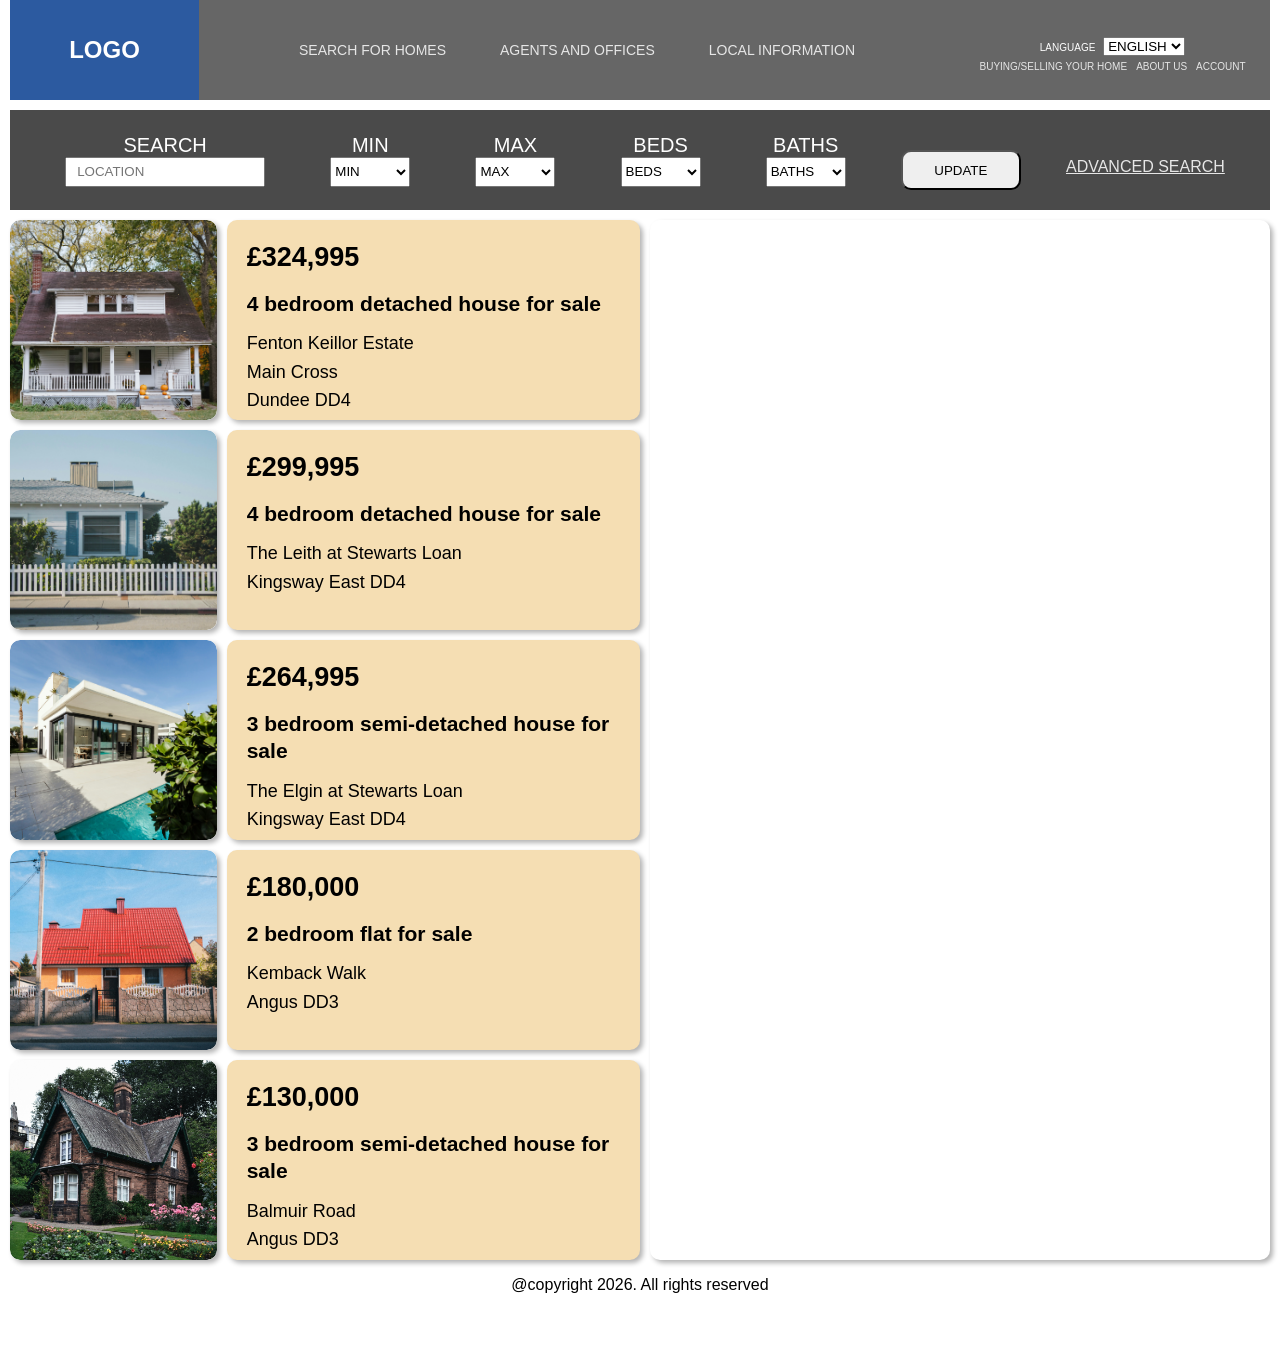
<file: estate-agent/estate-semantic.html>
<!DOCTYPE html>
<html lang="en">

<head>

    <meta charset="UTF-8">

    <meta name="viewport" content="width=device-width, initial-scale=1.0">

    <title>Estate Agent Semantic CSS</title>

     <link rel="stylesheet" href="estate-style.css">
   
</head>


<body>


    <!-- Header -->

    <header class="sectionA">

        <a href="index.html" class="logo"aria-label="Property Search home">LOGO</a>


        <!-- Main navigation -->

        <nav aria-label="Main navigation">

            <ul>
               <li> <a href="search.html">SEARCH FOR HOMES</a></li>
               <li><a href="agents.html">AGENTS AND OFFICES</a></li>
                <li><a href="info.html">LOCAL INFORMATION</a></li>
            </ul>

        </nav>


        <!-- Secondary navigation -->

        <nav
            class="sub-nav" aria-label="Secondary navigation">

            <div class="lang">
                <label for="lang">LANGUAGE</label>

                <select id="lang" name="lang">
                    <option value="en">ENGLISH</option>
                    <option value="pol">POLISH</option>
                    <option value="chi">CHINESE</option>
                    <option value="ger">GERMAN</option>
                </select>
            </div>


            <ul>
                <li> <a href="#">BUYING/SELLING YOUR HOME</a></li>
                <li><a href="#">ABOUT US</a></li>
                <li> <a href="#">ACCOUNT</a></li>
            </ul>
        </nav>

    </header>


    <!-- Main content -->

    <main class="container-grid">


        <!-- Property search -->

        <section class="sectionB" aria-labelledby="search-title">

            <h1 id="search-title" class="visually-hidden">Search for properties </h1>

            <form class="search-form" action="#" method="get">

                <div class="search">
                    <label for="location">SEARCH</label>

                    <input
                        class="search-input"
                        id="location"
                        name="location"
                        type="search"
                        placeholder="LOCATION">

                </div>


                <div class="min-price">

                    <label for="min">MIN</label>

                    <select id="min" name="min">
                        <option value="">MIN</option>
                        <option value="100000">£100K</option>
                        <option value="300000">£300K</option>
                        <option value="500000"> £500K</option>
                    </select>

                </div>


                <div class="max-price">

                    <label for="max">MAX</label>

                    <select id="max" name="max">
                        <option value="">MAX</option>
                        <option value="100000">£100K</option>
                        <option value="300000">£300K</option>
                        <option value="500000">£500K</option>
                    </select>

                </div>


                <div class="beds">

                    <label for="beds">BEDS</label>

                    <select id="beds"name="beds">
                        <option value="">BEDS</option>
                        <option value="1"> 1</option>
                        <option value="2"> 2</option>
                        <option value="3"> 3</option>
                        <option value="4"> 4</option>
                        <option value="5"> 5</option>
                        <option value="6"> 6+</option>
                    </select>

                </div>


                <div class="baths">

                    <label for="baths">BATHS</label>

                    <select id="baths" name="baths">
                        <option value="">BATHS</option>
                        <option value="1"> 1</option>                        
                        <option value="2"> 2</option>                      
                        <option value="3"> 3+</option>
                    </select>

                </div>


                <button type="submit" class="button">UPDATE</button>


                <p class="advanced-search">

                    <a href="advanced-search.html">ADVANCED SEARCH</a>

                </p>

            </form>

        </section>


        <!-- Property 1 Image -->

        <figure class="sectionC">

            <img
                class="img"
                src="images/house1.jpg"
                alt="Four bedroom detached house for sale">

        </figure>


        <!-- Property 1 Information -->

        <article class="sectionD">

            <div class="content">
                <h2>£324,995</h2>
                <h3>4 bedroom detached house for sale</h3>

                <address>
                    <p> Fenton Keillor Estate </p>
                    <p> Main Cross</p>
                    <p> Dundee DD4</p>
                </address>
            </div>

        </article>


        <!-- Property 2 Image -->

        <figure class="sectionE">

            <img
                class="img"
                src="images/house2.jpg"
                alt="Four bedroom detached house for sale">

        </figure>


        <!-- Property 2 Information -->

        <article class="sectionF">

            <div class="content">
                <h2>£299,995</h2>
                <h3> 4 bedroom detached house for sale </h3>

                <address>

                    <p>The Leith at Stewarts Loan</p>
                    <p>Kingsway East DD4</p>

                </address>
            </div>

        </article>


        <!-- Property 3 Image -->

        <figure class="sectionG">

            <img
                class="img"
                src="images/house3.jpg"
                alt="Three bedroom semi-detached house for sale">

        </figure>


        <!--Property 3 Information -->

        <article class="sectionH">

            <div class="content">
                <h2>£264,995</h2>
                <h3>3 bedroom semi-detached house for sale</h3>

                <address>

                    <p>The Elgin at Stewarts Loan</p>
                    <p> Kingsway East DD4</p>

                </address>
            </div>

        </article>


        <!-- Property 4 Image -->

        <figure class="sectionI">

            <img
                class="img"
                src="images/house4.jpg"
                alt="Two bedroom flat for sale">

        </figure>


        <!-- Property 4 Information -->

        <article class="sectionJ">

            <div class="content">
                <h2>£180,000</h2>
                <h3>2 bedroom flat for sale</h3>

                <address>

                    <p>Kemback Walk</p>
                    <p>Angus DD3</p>

                </address>
            </div>

        </article>


        <!-- Property 5 Image -->

        <figure class="sectionK">

            <img
                class="img"
                src="images/house5.jpg"
                alt="Three bedroom semi-detached house for sale">

        </figure>


        <!-- Property 5 Information -->

        <article class="sectionL">

            <div class="content">

                <h2>£130,000</h2>
                <h3>3 bedroom semi-detached house for sale</h3>

                <address>

                    <p> Balmuir Road</p>
                    <p> Angus DD3</p>

                </address>
            </div>

        </article>


        <!-- Property Map -->

        <aside
            class="sectionM"
            aria-label="Property locations map">

            <iframe
                src="https://www.google.com/maps/d/embed?mid=1OBruoIfq3BcMUo2OLLRaOCnNe1rVn7I&hl=en&ehbc=2E312F"
                title="Map showing property locations"
                loading="lazy">
            </iframe>

        </aside>


    </main>


    <!-- Footer -->

    <footer>
        <p>@copyright 2026. All rights reserved</p>
    </footer>


</body>

</html>
</file>
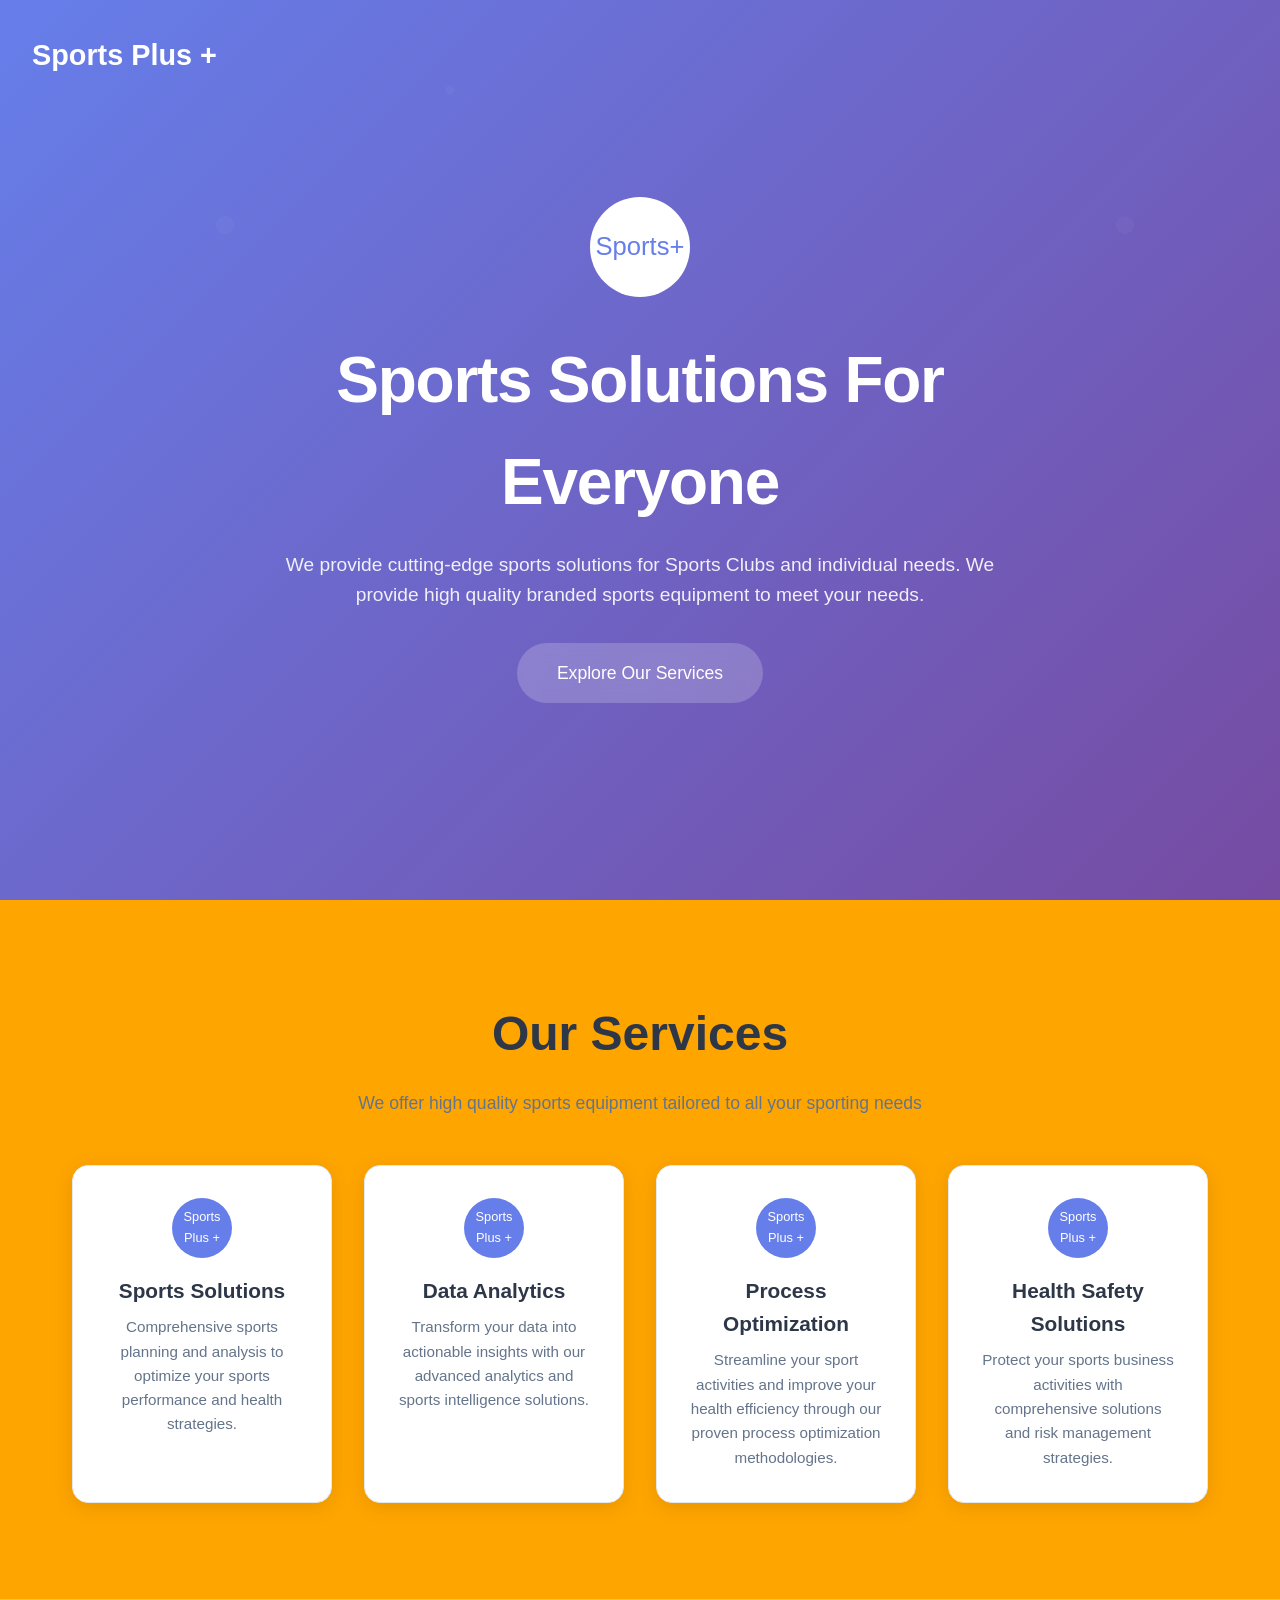
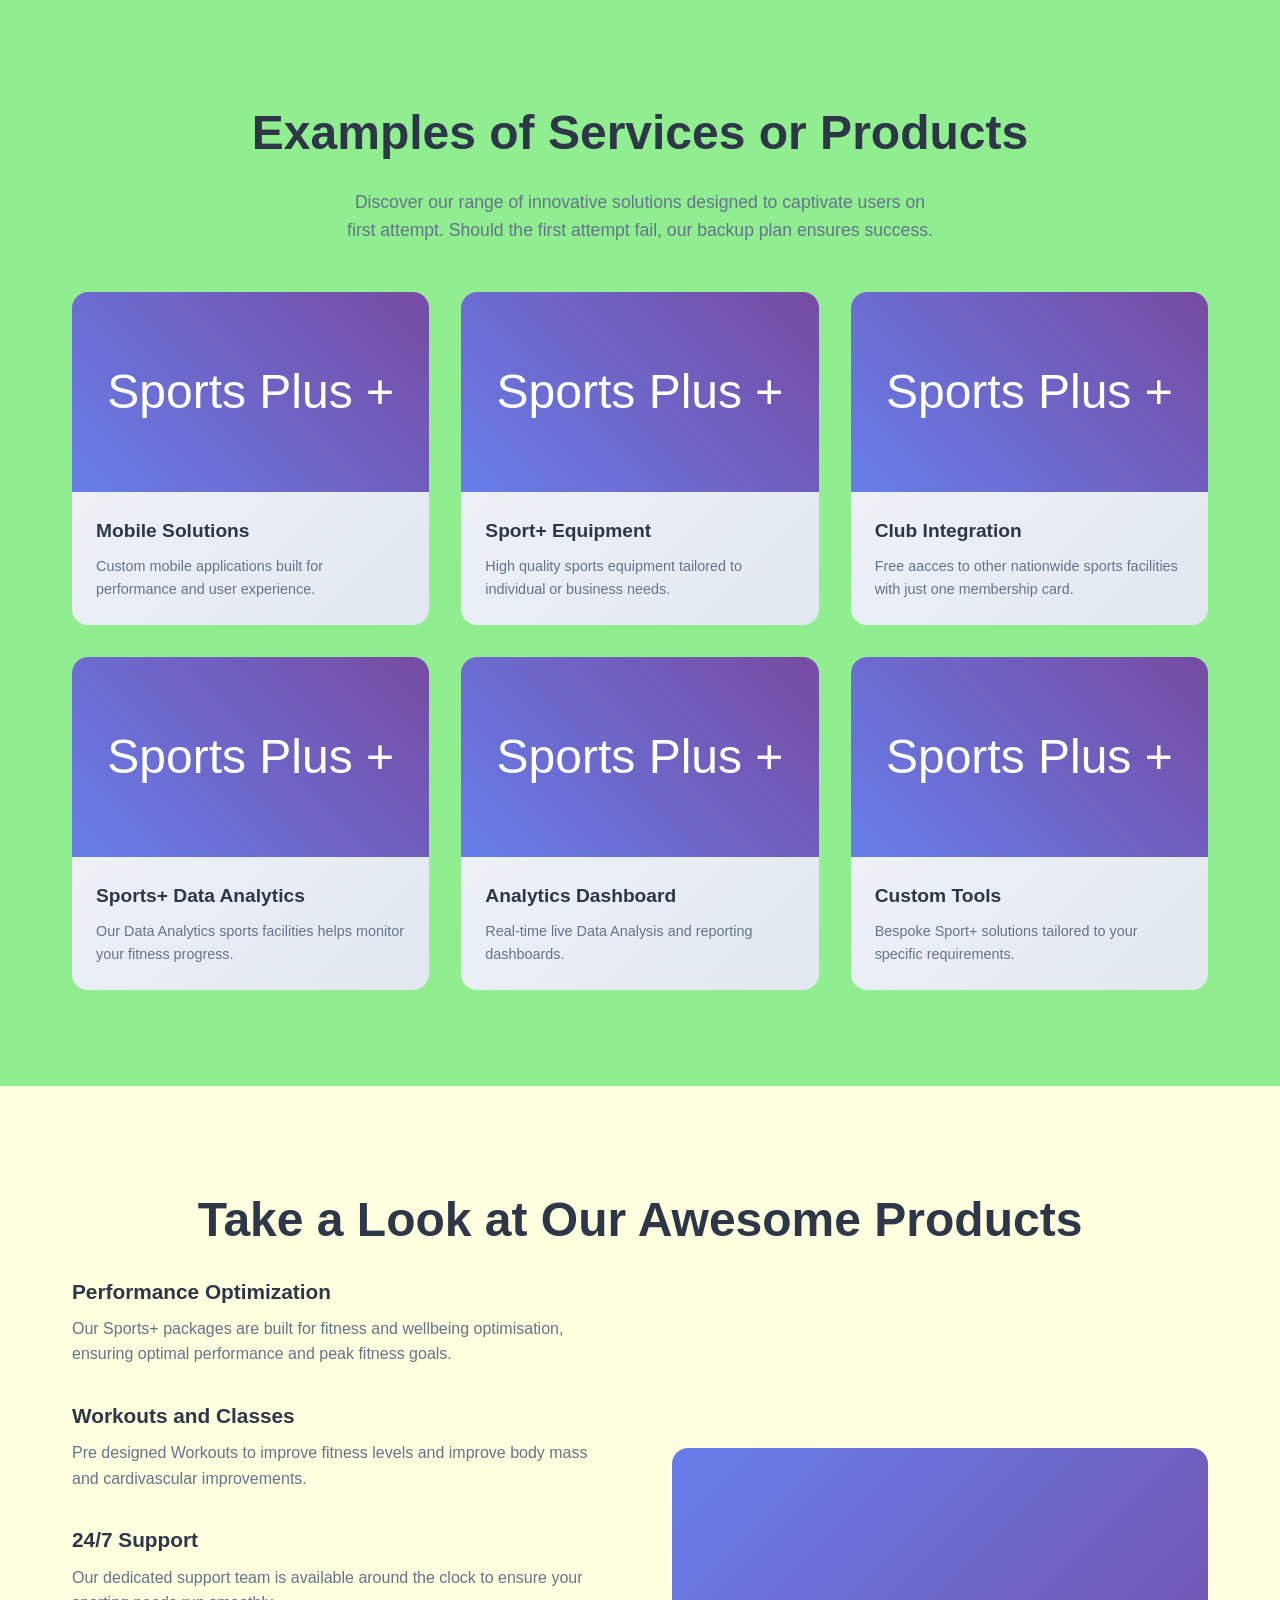
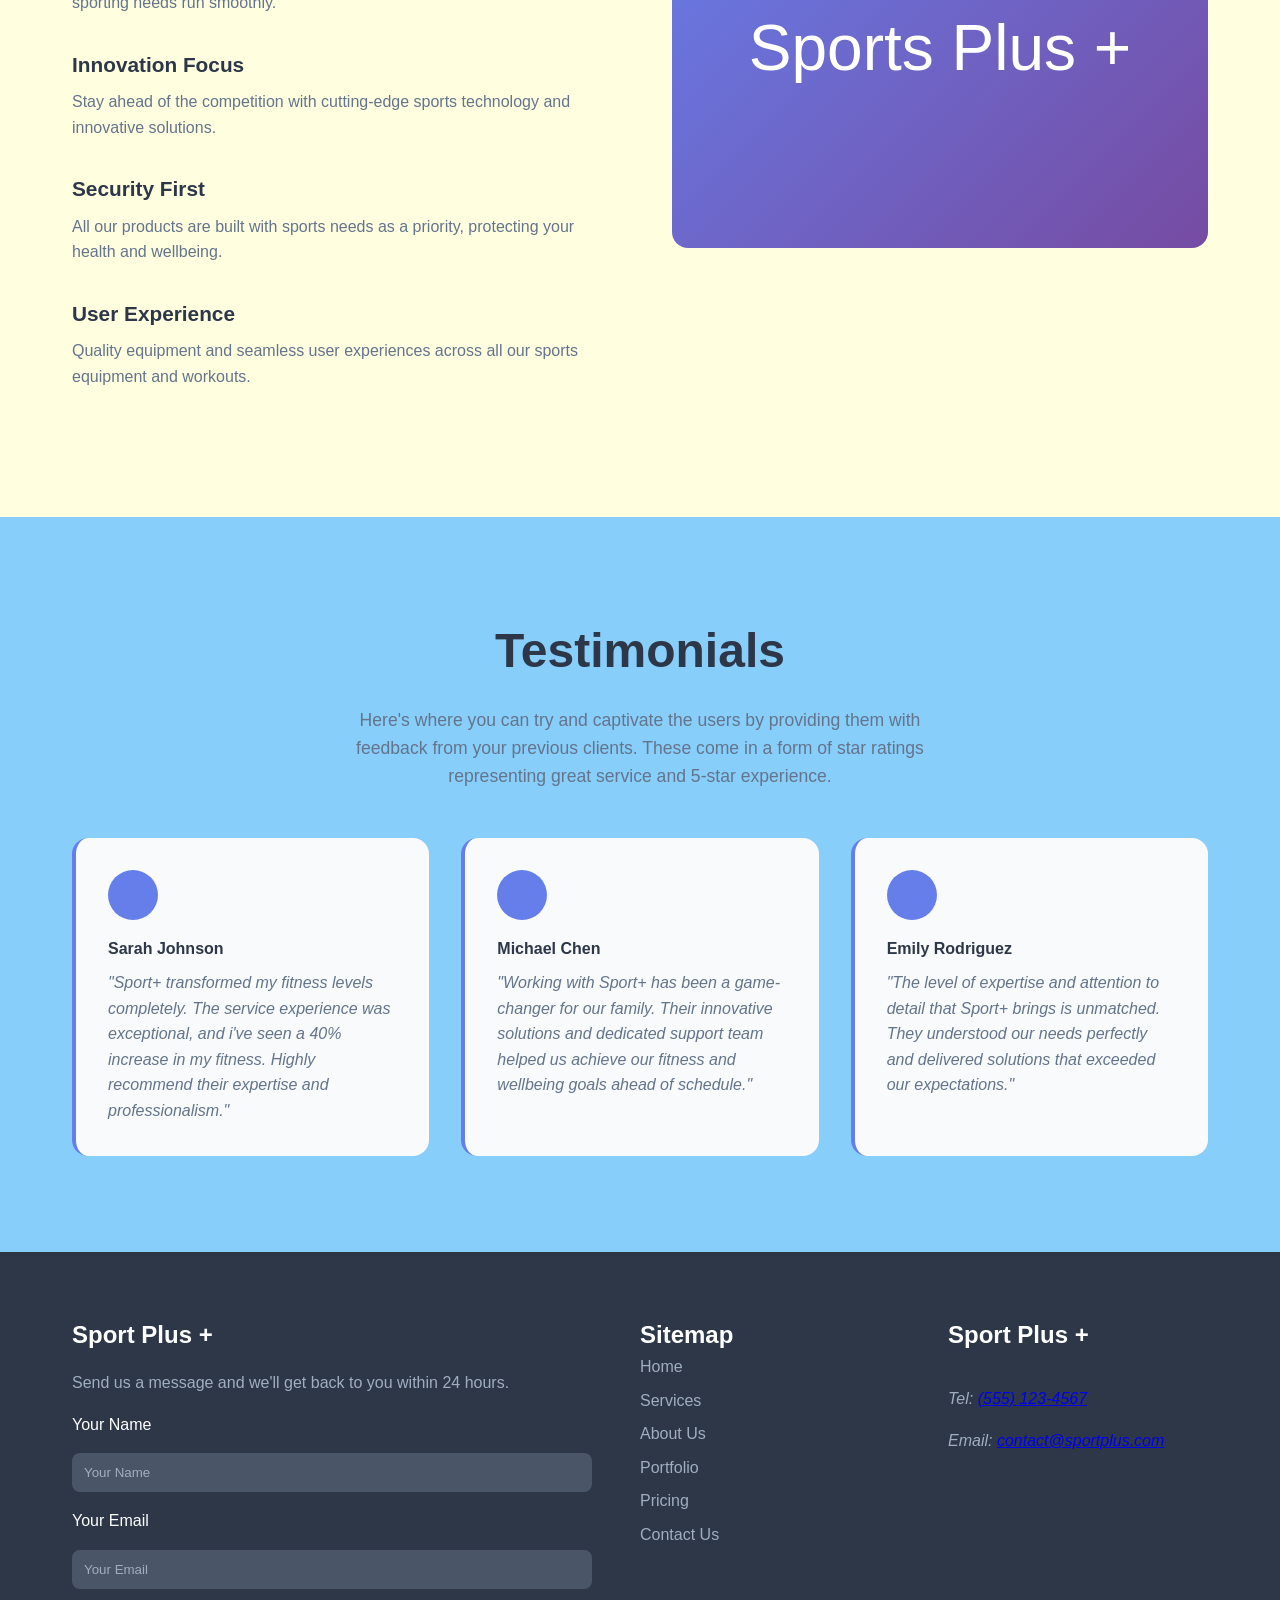
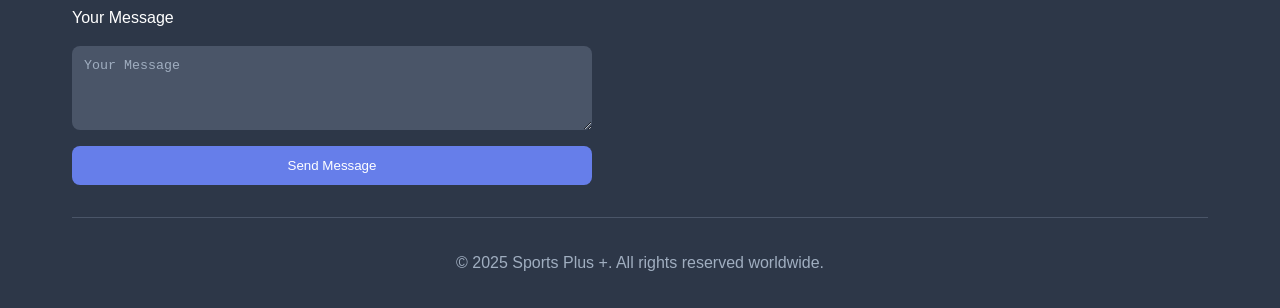
<file: sport-scroll/sport-semantic.html>
<!DOCTYPE html>
<html lang="en">

<head>
    <meta charset="UTF-8">
    <meta name="viewport" content="width=device-width, initial-scale=1.0">
    <title>Sport+</title>

    <link rel="stylesheet" href="sport-style.css">
</head>

<body>

    <!-- Header / Hero Section -->
    <header class="hero" id="home">

        <div class="logo">Sports Plus +</div>

        <div class="hero-content">

            <div class="hero-icon">
                Sports+
            </div>

            <h1>Sports Solutions For Everyone</h1>

            <p>
                We provide cutting-edge sports solutions for Sports Clubs
                and individual needs. We provide high quality branded sports
                equipment to meet your needs.
            </p>

            <a href="#services" class="cta-button">
                Explore Our Services
            </a>

        </div>

    </header>


    <!-- Main Content -->
    <main>

        <!-- Services Section -->
        <section class="services" id="services">

            <div class="container">

                <header>
                    <h2 class="section-title">Our Services</h2>

                    <p class="section-subtitle">
                        We offer high quality sports equipment tailored to
                        all your sporting needs
                    </p>
                </header>


                <div class="services-grid">

                    <article class="service-card">

                        <div class="service-icon">
                            Sports Plus +
                        </div>

                        <h3>Sports Solutions</h3>

                        <p>
                            Comprehensive sports planning and analysis to
                            optimize your sports performance and health
                            strategies.
                        </p>

                    </article>


                    <article class="service-card">

                        <div class="service-icon">
                            Sports Plus +
                        </div>

                        <h3>Data Analytics</h3>

                        <p>
                            Transform your data into actionable insights
                            with our advanced analytics and sports
                            intelligence solutions.
                        </p>

                    </article>


                    <article class="service-card">

                        <div class="service-icon">
                            Sports Plus +
                        </div>

                        <h3>Process Optimization</h3>

                        <p>
                            Streamline your sport activities and improve
                            your health efficiency through our proven
                            process optimization methodologies.
                        </p>

                    </article>


                    <article class="service-card">

                        <div class="service-icon">
                            Sports Plus +
                        </div>

                        <h3>Health Safety Solutions</h3>

                        <p>
                            Protect your sports business activities with
                            comprehensive solutions and risk management
                            strategies.
                        </p>

                    </article>

                </div>

            </div>

        </section>


        <!-- Products Section -->
        <section class="products">

            <div class="container">

                <header>
                    <h2 class="section-title">
                        Examples of Services or Products
                    </h2>

                    <p class="section-subtitle">
                        Discover our range of innovative solutions designed
                        to captivate users on first attempt. Should the first
                        attempt fail, our backup plan ensures success.
                    </p>
                </header>


                <div class="products-grid">

                    <article class="product-card">

                        <div class="product-image">
                            Sports Plus +
                        </div>

                        <div class="product-content">

                            <h3>Mobile Solutions</h3>

                            <p>
                                Custom mobile applications built for
                                performance and user experience.
                            </p>

                        </div>

                    </article>


                    <article class="product-card">

                        <div class="product-image">
                            Sports Plus +
                        </div>

                        <div class="product-content">

                            <h3>Sport+ Equipment</h3>

                            <p>
                                High quality sports equipment tailored to
                                individual or business needs.
                            </p>

                        </div>

                    </article>


                    <article class="product-card">

                        <div class="product-image">
                            Sports Plus +
                        </div>

                        <div class="product-content">

                            <h3>Club Integration</h3>

                            <p>
                                Free aacces to other nationwide sports
                                facilities with just one membership card.
                            </p>

                        </div>

                    </article>


                    <article class="product-card">

                        <div class="product-image">
                            Sports Plus +
                        </div>

                        <div class="product-content">

                            <h3>Sports+ Data Analytics</h3>

                            <p>
                                Our Data Analytics sports facilities helps
                                monitor your fitness progress.
                            </p>

                        </div>

                    </article>


                    <article class="product-card">

                        <div class="product-image">
                            Sports Plus +
                        </div>

                        <div class="product-content">

                            <h3>Analytics Dashboard</h3>

                            <p>
                                Real-time live Data Analysis and reporting
                                dashboards.
                            </p>

                        </div>

                    </article>


                    <article class="product-card">

                        <div class="product-image">
                            Sports Plus +
                        </div>

                        <div class="product-content">

                            <h3>Custom Tools</h3>

                            <p>
                                Bespoke Sport+ solutions tailored to your
                                specific requirements.
                            </p>

                        </div>

                    </article>

                </div>

            </div>

        </section>


        <!-- Features Section -->
        <section class="features">

            <div class="container">

                <header>
                    <h2 class="section-title">
                        Take a Look at Our Awesome Products
                    </h2>
                </header>


                <div class="features-container">

                    <div class="features-list">

                        <article class="feature-item">

                            <h3>Performance Optimization</h3>

                            <p>
                                Our Sports+ packages are built for fitness
                                and wellbeing optimisation, ensuring optimal
                                performance and peak fitness goals.
                            </p>

                        </article>


                        <article class="feature-item">

                            <h3>Workouts and Classes</h3>

                            <p>
                                Pre designed Workouts to improve fitness
                                levels and improve body mass and
                                cardivascular improvements.
                            </p>

                        </article>


                        <article class="feature-item">

                            <h3>24/7 Support</h3>

                            <p>
                                Our dedicated support team is available
                                around the clock to ensure your sporting
                                needs run smoothly.
                            </p>

                        </article>


                        <article class="feature-item">

                            <h3>Innovation Focus</h3>

                            <p>
                                Stay ahead of the competition with
                                cutting-edge sports technology and
                                innovative solutions.
                            </p>

                        </article>


                        <article class="feature-item">

                            <h3>Security First</h3>

                            <p>
                                All our products are built with sports needs
                                as a priority, protecting your health and
                                wellbeing.
                            </p>

                        </article>


                        <article class="feature-item">

                            <h3>User Experience</h3>

                            <p>
                                Quality equipment and seamless user
                                experiences across all our sports equipment
                                and workouts.
                            </p>

                        </article>

                    </div>


                    <div class="features-image">
                        Sports Plus +
                    </div>

                </div>

            </div>

        </section>


        <!-- Testimonials Section -->
        <section class="testimonials">

            <div class="container">

                <header>

                    <h2 class="section-title">
                        Testimonials
                    </h2>

                    <p class="section-subtitle">
                        Here's where you can try and captivate the users by
                        providing them with feedback from your previous
                        clients. These come in a form of star ratings
                        representing great service and 5-star experience.
                    </p>

                </header>


                <div class="testimonials-grid">

                    <article class="testimonial-card">

                        <div
                            class="testimonial-avatar"
                            aria-hidden="true">
                        </div>

                        <div class="testimonial-name">
                            Sarah Johnson
                        </div>

                        <p class="testimonial-text">
                            "Sport+ transformed my fitness levels completely.
                            The service experience was exceptional, and i've
                            seen a 40% increase in my fitness. Highly
                            recommend their expertise and professionalism."
                        </p>

                    </article>


                    <article class="testimonial-card">

                        <div
                            class="testimonial-avatar"
                            aria-hidden="true">
                        </div>

                        <div class="testimonial-name">
                            Michael Chen
                        </div>

                        <p class="testimonial-text">
                            "Working with Sport+ has been a game-changer for
                            our family. Their innovative solutions and
                            dedicated support team helped us achieve our
                            fitness and wellbeing goals ahead of schedule."
                        </p>

                    </article>


                    <article class="testimonial-card">

                        <div
                            class="testimonial-avatar"
                            aria-hidden="true">
                        </div>

                        <div class="testimonial-name">
                            Emily Rodriguez
                        </div>

                        <p class="testimonial-text">
                            "The level of expertise and attention to detail
                            that Sport+ brings is unmatched. They understood
                            our needs perfectly and delivered solutions that
                            exceeded our expectations."
                        </p>

                    </article>

                </div>

            </div>

        </section>

    </main>


    <!-- Footer -->
    <footer class="footer">

        <div class="container">

            <div class="footer-content">

                <!-- Contact Section -->
                <section class="footer-section">

                    <div class="footer-logo">
                        Sport Plus +
                    </div>

                    <p style="color: #a0aec0; margin-bottom: 1rem;">
                        Send us a message and we'll get back to you
                        within 24 hours.
                    </p>


                    <form class="contact-form">

                        <label for="name" class="visually-hidden">
                            Your Name
                        </label>

                        <input
                            type="text"
                            id="name"
                            name="name"
                            placeholder="Your Name"
                            required
                        >


                        <label for="email" class="visually-hidden">
                            Your Email
                        </label>

                        <input
                            type="email"
                            id="email"
                            name="email"
                            placeholder="Your Email"
                            required
                        >


                        <label for="message" class="visually-hidden">
                            Your Message
                        </label>

                        <textarea
                            id="message"
                            name="message"
                            placeholder="Your Message"
                            rows="4"
                            required
                        ></textarea>


                        <button type="submit">
                            Send Message
                        </button>

                    </form>

                </section>


                <!-- Navigation Section -->
                <section class="footer-section">

                    <h2>Sitemap</h2>

                    <nav aria-label="Footer navigation">

                        <ul>

                            <li>
                                <a href="#home">Home</a>
                            </li>

                            <li>
                                <a href="#services">Services</a>
                            </li>

                            <li>
                                <a href="#about">About Us</a>
                            </li>

                            <li>
                                <a href="#portfolio">Portfolio</a>
                            </li>

                            <li>
                                <a href="#pricing">Pricing</a>
                            </li>

                            <li>
                                <a href="#contact">Contact Us</a>
                            </li>

                        </ul>

                    </nav>

                </section>


                <!-- Contact Details -->
                <section class="footer-section">

                    <div
                        class="footer-logo"
                        style="margin-bottom: 2rem;">
                        Sport Plus +
                    </div>

                    <address>

                        <p style="color: #a0aec0; margin-bottom: 1rem;">
                            Tel:
                            <a href="tel:5551234567">
                                (555) 123-4567
                            </a>
                        </p>

                        <p style="color: #a0aec0;">
                            Email:
                            <a href="mailto:contact@sportplus.com">
                                contact@sportplus.com
                            </a>
                        </p>

                    </address>

                </section>

            </div>


            <div class="footer-bottom">

                <p>
                    &copy; 2025 Sports Plus +.
                    All rights reserved worldwide.
                </p>

            </div>

        </div>

    </footer>


    <!-- JavaScript -->
    <script>

        // Smooth scrolling for navigation links

        document.querySelectorAll('a[href^="#"]').forEach(anchor => {

            anchor.addEventListener('click', function (e) {

                e.preventDefault();

                const target = document.querySelector(
                    this.getAttribute('href')
                );

                if (target) {

                    target.scrollIntoView({
                        behavior: 'smooth',
                        block: 'start'
                    });

                }

            });

        });


        // Contact form submission

        document
            .querySelector('.contact-form')
            .addEventListener('submit', function (e) {

                e.preventDefault();

                const button = this.querySelector('button');

                const originalText = button.textContent;

                button.textContent = 'Sending...';

                button.disabled = true;


                // Simulate form submission

                setTimeout(() => {

                    button.textContent = 'Message Sent!';

                    this.reset();


                    setTimeout(() => {

                        button.textContent = originalText;

                        button.disabled = false;

                    }, 2000);

                }, 1500);

            });


        // Add scroll-triggered animations

        const observerOptions = {
            threshold: 0.1,
            rootMargin: '0px 0px -50px 0px'
        };


        const observer = new IntersectionObserver(
            (entries) => {

                entries.forEach(entry => {

                    if (entry.isIntersecting) {

                        entry.target.style.animation =
                            'fadeInUp 0.8s ease-out forwards';

                    }

                });

            },
            observerOptions
        );


        // Observe elements for animation

        document
            .querySelectorAll(
                '.service-card, .product-card, .testimonial-card, .feature-item'
            )
            .forEach(el => {

                el.style.opacity = '0';

                el.style.transform = 'translateY(30px)';

                observer.observe(el);

            });

    </script>

</body>

</html>
</file>
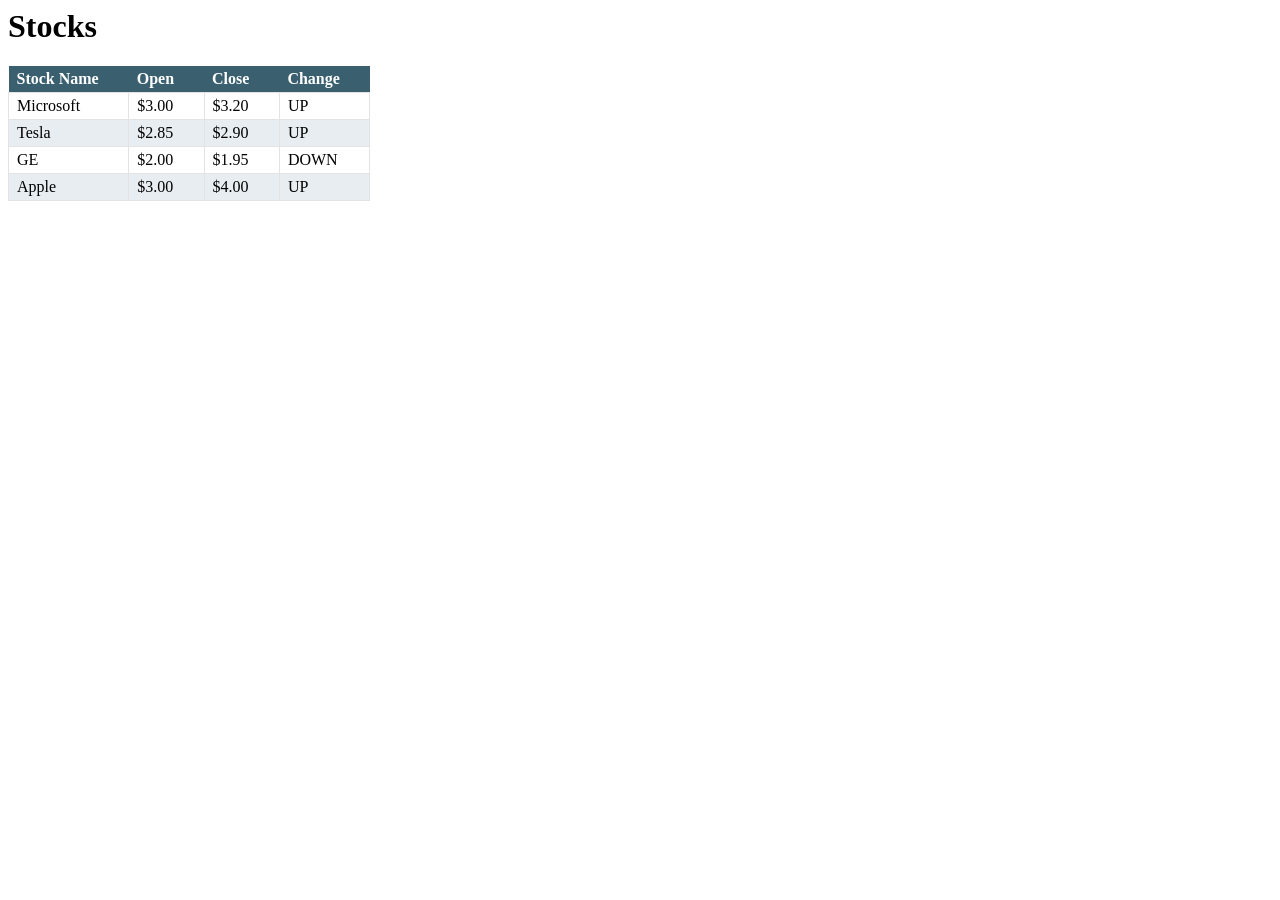
<file: stock-market/stock-table.html>
<html>
<head>
    <title>Table2</title>

    <!-- Style Table using Internal CSS -->

     <!-- border:collapse: collapse removes border inbetween cells
        table tr:nth-child(odd) td { background-color: #e7edf0;
        }  colors background for every alternative row   -->

    <style>

        table{
            border-collapse: collapse;
        }

        table th{
            text-align: left;
            background-color: #3a6070;
            color: #fff;
            padding: 4px 30px 4px 8px;
        }

        table td{
            border: 1px solid #e3e3e3;
            padding: 4px 8px;
        }

        table tr:nth-child(odd) td {
            background-color: #e7edf0;
        }



    </style>



</head>

<body>

    <h1>Stocks</h1>

    <table>
        <tr>
            <th>Stock Name</th>
            <th>Open</th>
            <th>Close</th>
            <th>Change</th>
        </tr>

        <tr>
            <td>Microsoft</td>
            <td>$3.00</td>
            <td>$3.20</td>
            <td>UP</td>
        </tr>

        <tr>
            <td>Tesla</td>
            <td>$2.85</td>
            <td>$2.90</td>
            <td>UP</td>
        </tr>

        <tr>
            <td>GE</td>
            <td>$2.00</td>
            <td>$1.95</td>
            <td>DOWN</td>
        </tr>

        <tr>
            <td>Apple</td>
            <td>$3.00</td>
            <td>$4.00</td>
            <td>UP</td>
        </tr>

        







    </table>


</body>














</html>
</file>
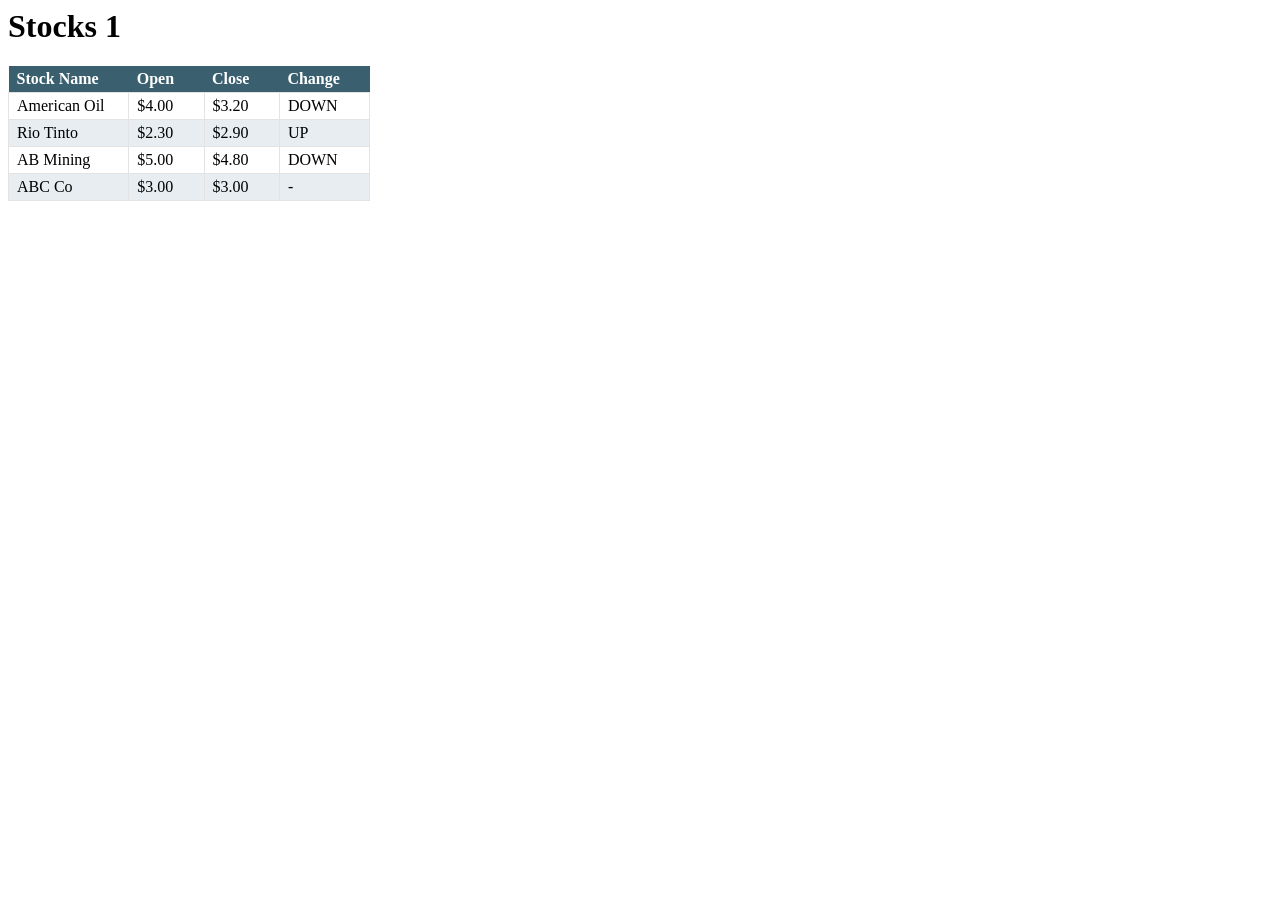
<file: stock-market/stock-table1.html>
<html>
<head>
    <title>Table2</title>

    <!-- Style Table using Internal CSS -->

     <!-- border:collapse: collapse removes border inbetween cells
        table tr:nth-child(odd) td { background-color: #e7edf0;
        }  colors background for every alternative row   -->

    <style>

        table{
            border-collapse: collapse;
        }

        table th{
            text-align: left;
            background-color: #3a6070;
            color: #fff;
            padding: 4px 30px 4px 8px;
        }

        table td{
            border: 1px solid #e3e3e3;
            padding: 4px 8px;
        }

        table tr:nth-child(odd) td {
            background-color: #e7edf0;
        }



    </style>



</head>

<body>

    <h1>Stocks 1</h1>

    <table>
        <tr>
            <th>Stock Name</th>
            <th>Open</th>
            <th>Close</th>
            <th>Change</th>
        </tr>

        <tr>
            <td>American Oil</td>
            <td>$4.00</td>
            <td>$3.20</td>
            <td>DOWN</td>
        </tr>

        <tr>
            <td>Rio Tinto</td>
            <td>$2.30</td>
            <td>$2.90</td>
            <td>UP</td>
        </tr>

        <tr>
            <td>AB Mining</td>
            <td>$5.00</td>
            <td>$4.80</td>
            <td>DOWN</td>
        </tr>

        <tr>
            <td>ABC Co</td>
            <td>$3.00</td>
            <td>$3.00</td>
            <td>-</td>
        </tr>

        







    </table>


</body>














</html>
</file>
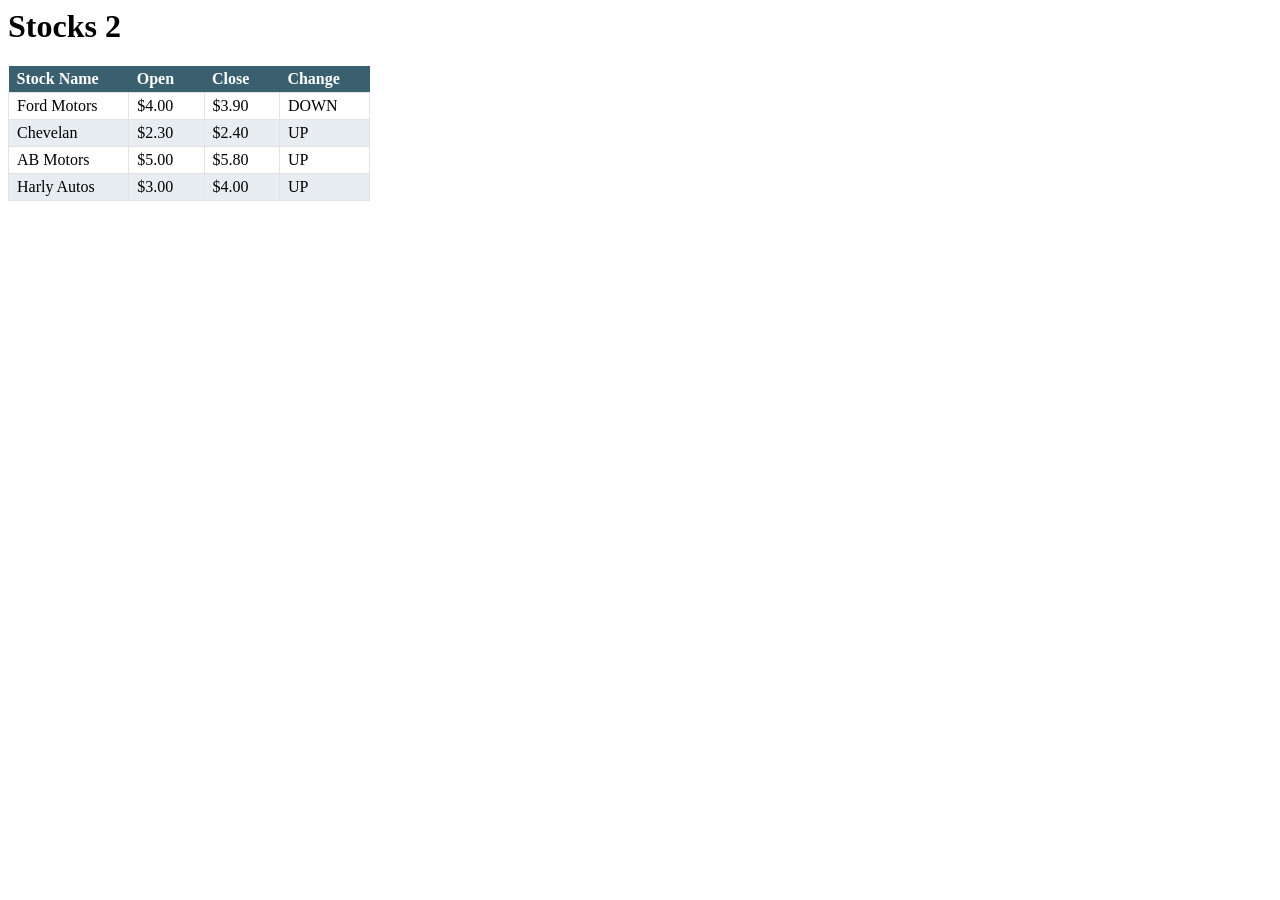
<file: stock-market/stock-table2.html>
<html>
<head>
    <title>Table2</title>

    <!-- Style Table using Internal CSS -->

     <!-- border:collapse: collapse removes border inbetween cells
        table tr:nth-child(odd) td { background-color: #e7edf0;
        }  colors background for every alternative row   -->

    <style>

        table{
            border-collapse: collapse;
        }

        table th{
            text-align: left;
            background-color: #3a6070;
            color: #fff;
            padding: 4px 30px 4px 8px;
        }

        table td{
            border: 1px solid #e3e3e3;
            padding: 4px 8px;
        }

        table tr:nth-child(odd) td {
            background-color: #e7edf0;
        }



    </style>



</head>

<body>

    <h1>Stocks 2</h1>

    <table>
        <tr>
            <th>Stock Name</th>
            <th>Open</th>
            <th>Close</th>
            <th>Change</th>
        </tr>

        <tr>
            <td>Ford Motors</td>
            <td>$4.00</td>
            <td>$3.90</td>
            <td>DOWN</td>
        </tr>

        <tr>
            <td>Chevelan</td>
            <td>$2.30</td>
            <td>$2.40</td>
            <td>UP</td>
        </tr>

        <tr>
            <td>AB Motors</td>
            <td>$5.00</td>
            <td>$5.80</td>
            <td>UP</td>
        </tr>

        <tr>
            <td>Harly Autos</td>
            <td>$3.00</td>
            <td>$4.00</td>
            <td>UP</td>
        </tr>

        







    </table>


</body>














</html>
</file>
<file: estate-agent/estate-style.css>
* {
            box-sizing: border-box;
        }

        body {
            margin: 0 10px;
            margin-bottom: 40px;
            font-family: Arial, Helvetica, sans-serif;
        }

        ul {
            margin: 0;
            padding: 0;
        }

        img {
            display: block;
            max-width: 100%;
        }


        /* Accessibility */

        .visually-hidden {
            position: absolute;

            width: 1px;
            height: 1px;

            padding: 0;
            margin: -1px;

            overflow: hidden;

            clip: rect(0, 0, 0, 0);

            white-space: nowrap;

            border: 0;
        }


        /* Main Grid */

        .container-grid {
            display: grid;
            grid-template-columns: 1fr 2fr 3fr;
            gap: 10px;

           
            grid-template-rows:
                auto
                auto
                200px
                200px
                200px
                200px
                200px;
        }


        /* Header */

        .sectionA {
            grid-column: 1 / 4;
            grid-row: 1 / 2;
        }

        header {
            display: flex;
            width: 100%;
            min-height: 100px;
            background-color: #4a4a4a;
        }


        /* Logo */

        .logo {
            width: 15%;
            display: flex;
            align-items: center;
            justify-content: center;
            background-color: #2c5aa0;
            color: white;
            font-weight: bold;
            font-size: 24px;
            text-decoration: none;
        }


        /* Main navigation */

        nav {
            width: 60%;
            display: flex;
            align-items: center;
            justify-content: center;
            background-color: #666;
        }

        nav ul {
            display: flex;
            list-style: none;
            gap: 30px;
        }

        nav a {
            color: #e6e6e6;
            text-decoration: none;
            font-size: 14px;
            font-weight: 500;
            padding: 8px 12px;
            transition: all 0.3s ease;
        }

        nav a:hover {
            color: lightgray;
            border-bottom: 2px solid #e6e6e6;
        }


        /* Secondary navigation */

        .sub-nav {
            width: 25%;
            display: flex;
            flex-direction: column;
            align-items: center;
        }

        .sub-nav ul {
            display: flex;
            list-style: none;
            gap: 5px;
            justify-content: center;
        }

        .sub-nav a {
            color: #e6e6e6;
            font-size: 10px;
            font-weight: 500;
            padding: 6px 2px;
            transition: all 0.3s ease;
        }

        .sub-nav a:hover {
            color: #fff;
        }


        /* Language */

        .lang {
            color: white;
            margin-top: 10px;
            text-align: center;
            font-size: 10px;
        }

        .lang select {
            margin-left: 5px;
        }


        /* Search Section */

        .sectionB {
            grid-column: 1 / 4;
            grid-row: 2 / 3;
            display: flex;
            align-items: center;
            padding: 10px;
            background-color: #4a4a4a;
            color: white;
            text-align: center;
            font-size: 20px;
        }


      
        .search-form {
            width: 100%;
            display: flex;
            align-items: center;
            justify-content: space-evenly;
            gap: 10px;
        }


        .search,
        .min-price,
        .max-price,
        .beds,
        .baths {
            display: flex;
            flex-direction: column;
            justify-content: center;
            padding: 10px;
        }


        .search-input {
            width: 200px;
            height: 30px;
            padding: 10px;
        }


        .min-price,
        .max-price,
        .beds,
        .baths {
            width: 100px;
            height: 80px;
        }


        .search-form select {
            height: 30px;
        }


        button {
            display: flex;
            justify-content: center;
            align-items: center;
            width: 120px;
            height: 40px;
            margin-top: 20px;
            border-radius: 10px;
            cursor: pointer;
        }

        button:hover {
            background-color: white;
            border-color: white;
        }


        .advanced-search {
            margin-top: 30px;
            font-size: 16px;
            white-space: nowrap;
        }

        .advanced-search a {
            color: #e6e6e6;
        }

        .advanced-search a:hover {
            color: #fff;
        }


        /* Property Images */

        .img {
            width: 100%;
            height: 100%;
            object-fit: cover;
            border-radius: 10px;
        }

        .img:hover {
            opacity: 0.7;
        }


      /* remove figure margin */

        figure {
            margin: 0;
        }


        /* Property Information */

        .content {
            line-height: 1.3;
            padding-left: 20px;
            padding-top: 20px;
            padding-right: 20px;
        }

        .content h2 {
            margin-top: 0;
            margin-bottom: 15px;
        }

        .content h3 {
            margin-top: 0;
            margin-bottom: 15px;
        }

        .content address {
            font-style: normal;
        }

        .content address p {
            margin: 5px 0;
        }


        /* Property 1 */

        .sectionC {
            grid-column: 1 / 2;
            grid-row: 3 / 4;
            color: black;
            text-align: left;
            font-size: 18px;
            border-radius: 10px;
            box-shadow: 3px 3px 5px rgba(0, 0, 0, 0.3);
            overflow: hidden;
        }

        .sectionD {
            grid-column: 2 / 3;
            grid-row: 3 / 4;
            background-color: wheat;
            color: black;
            text-align: left;
            font-size: 18px;
            border-radius: 10px;
            box-shadow: 3px 3px 5px rgba(0, 0, 0, 0.3);
            overflow: hidden;
        }


        /* Property 2 */

        .sectionE {
            grid-column: 1 / 2;
            grid-row: 4 / 5;
            color: black;
            text-align: left;
            font-size: 18px;
            border-radius: 10px;
            box-shadow: 3px 3px 5px rgba(0, 0, 0, 0.3);
            overflow: hidden;
        }

        .sectionF {
            grid-column: 2 / 3;
            grid-row: 4 / 5;
            background-color: wheat;
            color: black;
            text-align: left;
            font-size: 18px;
            border-radius: 10px;
            box-shadow: 3px 3px 5px rgba(0, 0, 0, 0.3);
            overflow: hidden;
        }


        /* Property 3 */

        .sectionG {
            grid-column: 1 / 2;
            grid-row: 5 / 6;
            color: black;
            text-align: left;
            font-size: 18px;
            border-radius: 10px;
            box-shadow: 3px 3px 5px rgba(0, 0, 0, 0.3);
            overflow: hidden;
        }

        .sectionH {
            grid-column: 2 / 3;
            grid-row: 5 / 6;
            background-color: wheat;
            color: black;
            font-size: 18px;
            border-radius: 10px;
            box-shadow: 3px 3px 5px rgba(0, 0, 0, 0.3);
            overflow: hidden;
        }


        /* Property 4 */

        .sectionI {
            grid-column: 1 / 2;
            grid-row: 6 / 7;
            color: black;
            font-size: 18px;
            border-radius: 10px;
            box-shadow: 3px 3px 5px rgba(0, 0, 0, 0.3);
            overflow: hidden;
        }

        .sectionJ {
            grid-column: 2 / 3;
            grid-row: 6 / 7;
            background-color: wheat;
            color: black;
            font-size: 18px;
            border-radius: 10px;
            box-shadow: 3px 3px 5px rgba(0, 0, 0, 0.3);
            overflow: hidden;
        }


        /* Property 5 */

        .sectionK {
            grid-column: 1 / 2;
            grid-row: 7 / 8;
            color: black;
            font-size: 18px;
            border-radius: 10px;
            box-shadow: 3px 3px 5px rgba(0, 0, 0, 0.3);
            overflow: hidden;
        }

        .sectionL {
            grid-column: 2 / 3;
            grid-row: 7 / 8;
            background-color: wheat;
            color: black;
            font-size: 18px;
            border-radius: 10px;
            box-shadow: 3px 3px 5px rgba(0, 0, 0, 0.3);
            overflow: hidden;
        }


        /* Map */

        .sectionM {
            grid-column: 3 / 4;
            grid-row: 3 / 8;
            color: black;
            border-radius: 10px;
            box-shadow: 3px 3px 5px rgba(0, 0, 0, 0.3);
            overflow: hidden;
        }

        .sectionM iframe {
            display: block;
            width: 100%;
            height: 100%;
            min-height: 1040px;
            border: 0;
            border-radius: 10px;
        }

        footer {
            display: flex;
            justify-content: center;
            align-items: center;
        }


        /* Responsive Design */

        @media (max-width: 1068px) {

            /*
                Main grid becomes a single column.
            */

            .container-grid {
                display: flex;

                flex-direction: column;

                gap: 10px;
            }


            /* Header */

            header {
                flex-direction: column;
                height: auto;
                min-height: 0;
                width: 100%;
                justify-content: center;
                align-items: center;
            }


            .logo {
                width: 100%;
                min-height: 70px;
            }


            nav {
                width: 100%;
                padding: 10px;
            }

            nav ul {
                justify-content: center;
                flex-wrap: wrap;
            }

            nav a {
                display: block;
            }


            /* Secondary navigation */

            .sub-nav {
                width: 100%;
                min-height: 100px;
                padding: 10px;
            }

            .sub-nav ul {
                display: flex;
                justify-content: center;
                flex-wrap: wrap;
            }

            .sub-nav a {
                padding: 6px 10px;
            }


            .lang {
                display: flex;
                justify-content: center;
                margin-right: 0;
            }


            /* Search */

            .sectionB {
                width: 100%;
                display: flex;
                padding: 20px;
            }


            .search-form {
                flex-direction: column;
                align-items: center;
                width: 100%;
                gap: 5px;
            }


            .search,
            .min-price,
            .max-price,
            .beds,
            .baths {
                width: 100%;
                max-width: 300px;
                height: auto;
            }


            .search-input {
                width: 100%;
            }


            button {
                margin: 10px auto;
            }


            .advanced-search {
                margin-bottom: 20px;
            }


            /* Property Sections */

            .sectionC,
            .sectionD,
            .sectionE,
            .sectionF,
            .sectionG,
            .sectionH,
            .sectionI,
            .sectionJ,
            .sectionK,
            .sectionL {
                width: 100%;
                min-height: 200px;
            }


            /* Images */

            .img {
                width: 100%;
                height: 300px;
                object-fit: cover;
            }


            /* Property information */

            .content {
                padding: 20px;
                line-height: 1.3;
            }


            /* Map */

            .sectionM {
                width: 100%;
                min-height: 500px;
            }

            .sectionM iframe {
                width: 100%;
                min-height: 500px;
            }
        }


        /* Small Mobile */

        @media (max-width: 568px) {

            nav ul {
                flex-direction: column;
                gap: 5px;
            }


            nav li {
                width: 100%;
                text-align: center;
            }


            .sub-nav ul {
                flex-direction: column;
                align-items: center;
            }


            .sectionB {
                padding: 15px;
            }


            .search-input,
            .min-price,
            .max-price,
            .beds,
            .baths {
                max-width: 100%;
            }


            .img {
                height: 220px;
            }


            .content {
                padding: 15px;
            }


            .content h3 {
                font-size: 20px;
            }

            .content h4 {
                font-size: 16px;
            }

            .content p {
                font-size: 14px;
            }


            .sectionM,
            .sectionM iframe {
                min-height: 400px;
            }
        }
</file>
<file: sport-scroll/sport-style.css>
* {
            margin: 0;
            padding: 0;
            box-sizing: border-box;
        }

         body {
            font-family: 'Inter', sans-serif;
            line-height: 1.6;
            color: #333;
            overflow-x: hidden;         
         }

          /* Hero Section */
        .hero {
            background: linear-gradient(135deg, #667eea 0%, #764ba2 100%);
            min-height: 100vh;   /* min height = height of container 100% */
            display: flex;
            flex-direction: column;
            justify-content: center;
            align-items: center;
            text-align: center;
            color: white;
            position: relative;
        }

         .hero::before {
            content: '';      /* check later */
            position: absolute;
            top: 0;
            left: 0;
            right: 0;
            bottom: 0;
            background: url('data:image/svg+xml,<svg xmlns="http://www.w3.org/2000/svg" viewBox="0 0 100 100"><defs><pattern id="grain" width="100" height="100" patternUnits="userSpaceOnUse"><circle cx="25" cy="25" r="1" fill="rgba(255,255,255,0.1)"/><circle cx="75" cy="75" r="1" fill="rgba(255,255,255,0.05)"/><circle cx="50" cy="10" r="0.5" fill="rgba(255,255,255,0.1)"/></pattern></defs><rect width="100" height="100" fill="url(%23grain)"/></svg>');
            opacity: 0.3;
         }

         .logo {
             position: absolute;
             top: 2rem;
             left: 2rem;
             font-size: 1.8rem;
             font-weight: 800;
             color: white;
             z-index: 10;
         }

          .hero-content {
             max-width: 800px; 
             padding: 0 2rem;
          /*   border: 1px dashed white; */
             z-index: 2; 
             animation: fadeInUp 1s ease-out;
          }

           .hero-icon {
             /*  border: 2px solid yellow; */
             /*  z-index: 100; */
               width: 100px;
               height: 100px; 
               border-radius: 50%;
               padding: 40px;
               display: flex;
               align-items: center;
               justify-content: center;
               margin: 0 auto 2rem;          
               font-size: 1.6rem;
               color: #667eea;
               background-color: #fff;
               animation: pulse 2s infinite;  /* check out - flashes 2s */

           } 

            .hero h1 {
                font-size: clamp(2rem, 5vw, 4rem);     /* check out clamp? */
                margin-bottom: 1rem;
                font-weight: 700;
                letter-spacing: -0.02em;
            }

             .hero p {
                font-size: 1.2rem;
                margin-bottom: 2rem;
                opacity: 0.9;
             }

             .cta-button {
                 background: rgba(255, 255, 255, 0.2);
                 color: white;
               /*  border: 2px solid white; */
                 padding: 1rem 2.5rem;
                 font-size: 1.1rem;
                 border-radius: 50px;
                 cursor: pointer;
                 transition: all 0.3s ease;  /* check out */
                 backdrop-filter: blur(10px);  /* check out */
                 text-decoration: none;
                 display: inline-block;   /* centers on bottom of hero-content box */
             }

            .cta-button:hover {
                  background: white;
                  color: #667eea;
                  transform: translateY(-2px);               /* moves -2px on y-axis */
                  box-shadow: 0 10px 30px rgba(0,0,0,0.2);
            }

             /* Services Section */

            .services {
                padding: 6rem 0;          /* padding 6rem top/bottom
              /*  background: #f8fafc; */
              background-color: orange;
            }

            .container {
                max-width: 1200px;
                margin: 0 auto;             /* centers container */
                padding: 0 2rem;              /* 2rem margin left/right */
             /*   border: 1px black solid; */
            }

            .section-title {
                text-align: center;
                font-size: clamp(2rem, 4vw, 3rem);  /* check out clamp */
                margin-bottom: 1rem;
                color: #2d3748;
                font-weight: 700;

            }

            .section-subtitle {
                 text-align: center;
                 color: #64748b;
                 max-width: 600px;
                 margin: 0 auto 3rem;
                 font-size: 1.1rem;
            }

            .services-grid {
                  display: grid;
                  grid-template-columns: repeat(auto-fit, minmax(250px, 1fr)); /* creates grid check out minmax */
                  gap: 2rem;
                  margin-top: 3rem;
                /*  border: 1px yellow solid; */
            }

            .service-card {
                   background: white;
                   padding: 2rem;
                   border-radius: 16px;
                   text-align: center;
                   box-shadow: 0 4px 20px rgba(0,0,0,0.1);
                   transition: all 0.3s ease;
                   border: 1px solid #e2e8f0;
            }

            .service-card:hover {
                    transform: translateY(-8px);                  /* moves -8px on y-axis up/down on hover */
                    box-shadow: 0 20px 40px rgba(0,0,0,0.15);
           }

            .service-icon {
                  width: 60px;
                  height: 60px;
                  background: #667eea;
                  color: white;
                  border-radius: 50%;
                /*  padding: 1rem; */
                  display: flex;
                  align-items: center;
                  justify-content: center;
                  margin: 0 auto 1rem;     /* check out centers with 1rem */
                  font-size: 0.8rem;
            }

            .service-card h3 {
                  font-size: 1.3rem;
                  margin-bottom: 0.5rem;
                  color: #2d3748;
            }

            .service-card p {
                   color: #64748b;
                   font-size: 0.95rem;
            }


       /* Products Section */

            .products {
                  padding: 6rem 0;
                /*  background: white; */
                background-color: lightgreen;
            }


            .products-grid {
                  display: grid;
                  grid-template-columns: repeat(auto-fit, minmax(300px, 1fr));
                  gap: 2rem;
                  margin-top: 3rem;
            }

            .product-card {
                   background: linear-gradient(135deg, #f1f5f9 0%, #e2e8f0 100%);
                   border-radius: 16px;
                   overflow: hidden;           /* check out again */
                   transition: all 0.3s ease;
            }

            .product-card:hover {
                    transform: scale(1.02);                     /* check out */
                    box-shadow: 0 20px 40px rgba(0,0,0,0.1);
            }

            .product-image {
                    height: 200px;
                    background: linear-gradient(45deg, #667eea, #764ba2);
                    display: flex;
                    align-items: center;
                    justify-content: center;
                    color: white;
                    font-size: 3rem;
            }

            .product-content {
                   padding: 1.5rem;
            }

            .product-content h3 {
                  font-size: 1.2rem;
                  margin-bottom: 0.5rem;
                  color: #2d3748;
            }

            .product-content p {
                  color: #64748b;
                  font-size: 0.9rem;
            }

              /* Features Section */

           .features {
                 padding: 6rem 0;
                 background-color: lightyellow;
            }

              .features-container {
                       display: grid;
                       grid-template-columns: 1fr 1fr;
                       gap: 4rem;
                       align-items: center;
            }

             .features-image {
                     height: 400px;
                     background: linear-gradient(135deg, #667eea, #764ba2);
                     border-radius: 16px;
                     display: flex;
                     align-items: center;
                     justify-content: center;
                     color: white;
                     font-size: 4rem;
            }

          /*   .features-list {
                   space-y: 2rem;   
            } */                          /* check out */

             .feature-item {
                   margin-bottom: 2rem;
            }

              .feature-item h3 {
                   font-size: 1.3rem;
                   margin-bottom: 0.5rem;
                   color: #2d3748;
            }

               .feature-item p {
                   color: #64748b;
            }

             /* Testimonials Section */

               .testimonials {
                   padding: 6rem 0;
                   background-color: lightskyblue;
            }

             .testimonials-grid {
                       display: grid;
                       grid-template-columns: repeat(auto-fit, minmax(300px, 1fr));
                       gap: 2rem;
                       margin-top: 3rem;
            }

             .testimonial-card {
                  background: #f8fafc;
                  padding: 2rem;
                  border-radius: 16px;
                  border-left: 4px solid #667eea;
            }

             .testimonial-avatar {
                        width: 50px;
                        height: 50px;
                        background: #667eea;
                        border-radius: 50%;
                        margin-bottom: 1rem;
             }

            .testimonial-name {
                     font-weight: 600;
                     color: #2d3748;
                     margin-bottom: 0.5rem;
            }

            .testimonial-text {
                   color: #64748b;
                   font-style: italic;
            }

              /* Footer */

            .footer {
                background: #2d3748;
                color: white;
                padding: 4rem 0 2rem;
            }

            .footer-content {
                    display: grid;
                    grid-template-columns: 2fr 1fr 1fr;
                    gap: 3rem;
                    margin-bottom: 2rem;
            }

            .footer-section h3 {
                  margin-bottom: 1rem;
                  color: #e2e8f0;
            }


            .contact-form {
                   display: flex;
                   flex-direction: column;
                   gap: 1rem;
            }

            .contact-form input,
            .contact-form textarea {
                    background: #4a5568;
                    border: none;
                    padding: 0.75rem;
                    border-radius: 8px;
                    color: white;
            }

            .contact-form input::placeholder,
            .contact-form textarea::placeholder {
               color: #a0aec0;
            }

            .contact-form button {
                 background: #667eea;
                 color: white;
                 border: none;
                 padding: 0.75rem;
                 border-radius: 8px;
                 cursor: pointer;
                 transition: background 0.3s;  /* check out */
            }

            .contact-form button:hover {
                   background: #5a67d8;
            } 

            .footer-section ul {
                   list-style: none;
            }

            .footer-section ul li {
                margin-bottom: 0.5rem;
            }

            .footer-section ul li a {
                       color: #a0aec0;
                       text-decoration: none;
                       transition: color 0.3s;
            }

            .footer-section ul li a:hover {
                             color: #667eea;
            }

             .footer-logo {
                  font-size: 1.5rem;
                  font-weight: 800;
                  color: white;
                  margin-bottom: 1rem;
            }

             .footer-bottom {
                 text-align: center;
                 padding-top: 2rem;
                 border-top: 1px solid #4a5568;
                 color: #a0aec0;
            }

              /* Animations */

            @keyframes fadeInUp {
                 from {
                   opacity: 0;
                   transform: translateY(30px);  /* check out */
            }
            to {
                opacity: 1;
                transform: translateY(0);
            }
        }

         @keyframes pulse {
            0%, 100% {
                transform: scale(1);       /* check out */
            }
            50% {
                transform: scale(1.05);
            }
        }


          /* Responsive Design */

        @media (max-width: 768px) {
            .features-container {
                grid-template-columns: 1fr;
                gap: 2rem;
            }
            
            .footer-content {
                grid-template-columns: 1fr;
                gap: 2rem;
            }

             .logo {
                position: relative;
                top: 0;
                left: 0;
                text-align: center;
                margin-bottom: 2rem;
            }

              .hero {
                padding-top: 2rem;
            }

        }
</file>
